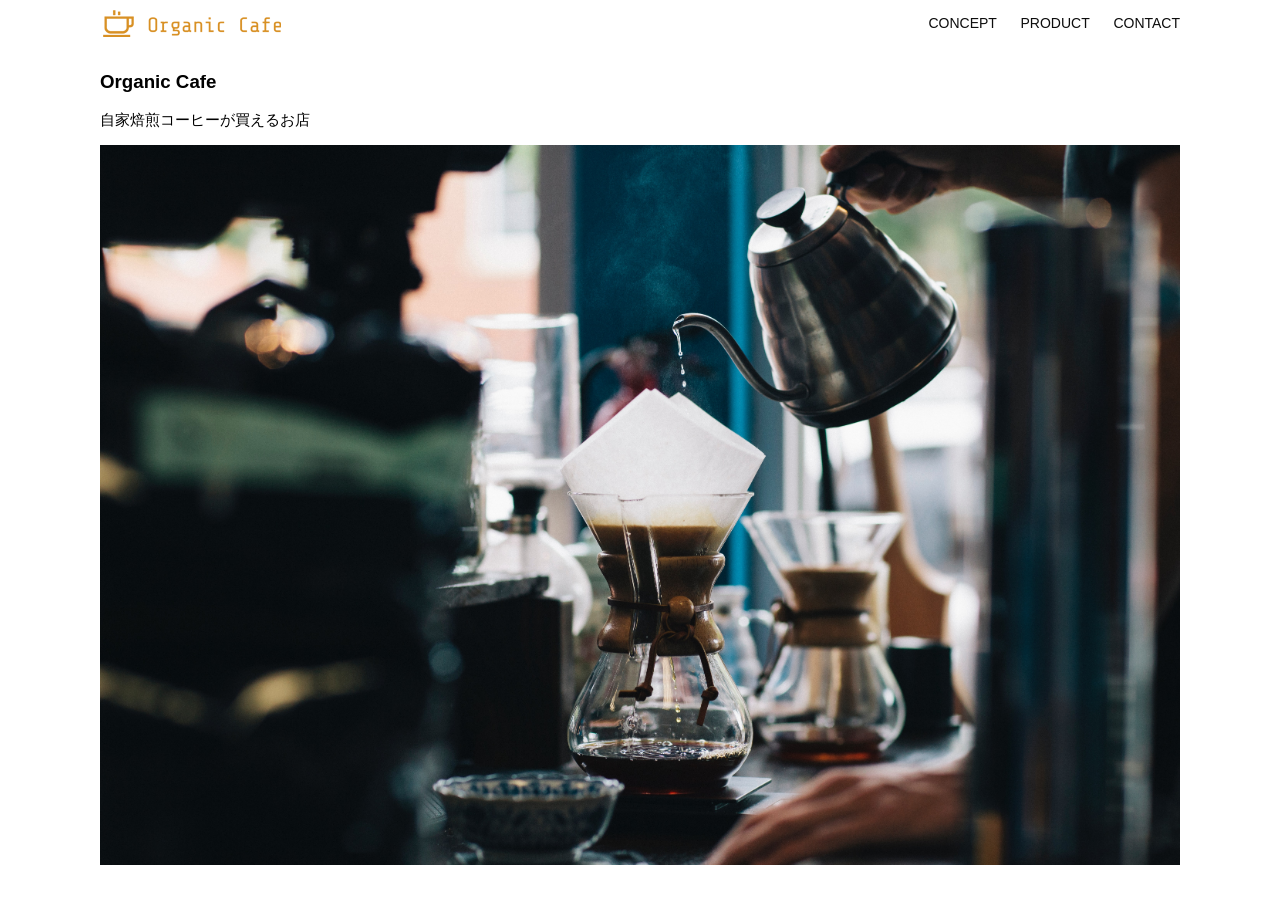
<file: html-css-kadai_013/index.html>
<!DOCTYPE html>
<html>
  <head>
    <title>Organic Cafe</title>
    <meta charset="UTF-8" />
    <meta name="description" content="自家焙煎のコーヒーがお家で楽しめるOrganic Cafe"/>
    <meta name="viewport" content="width=device-width, initial-scale=1.0" />
    <link rel="stylesheet" href="style.css" />
  </head>
  <body>
    <!-- ヘッダー -->
    <header>
      <!-- ロゴ -->
      <a href="index.html" id="logo"><img src="images/logo.png" alt="トップページに戻る"/></a>

      <!-- PC用ナビゲーション -->
      <nav id="nav-pc">
        <a href="index.html#concept">CONCEPT</a>
        <a href="index.html#product">PRODUCT</a>
        <a href="index.html#contact">CONTACT</a>
      </nav>
      
      <img id="menu-sp" src="images/button-menu.png" alt="ナビゲーションを開く" onclick="document.getElementById('nav-sp').style.display = 'block'">

      <nav id="nav-sp">
        <ul>
          <li>
            <img id="close" src="images/button-close.png" alt="ナビゲーションを閉じる" onclick="document.getElementById('nav-sp').style.display = 'none'">
          </li>
          <li>
            <a href="index.html" id="logo-sp" onclick="document.getElementById('nav-sp').style.display = 'none'">
              <img src="images/logo-sp.png" alt="トップページに戻る">
            </a>
          </li>
          <li>
            <a href="index.html#concept" class="menu" onclick="document.getElementById('nav-sp').style.display = 'none'">
              CONCEPT
            </a>
          </li>
          <li>
            <a href="index.html#product" class="menu" onclick="document.getElementById('nav-sp').style.display = 'none'">
              PRODUCT
            </a>
          </li>
          <li>
            <a href="index.html#contact" class="menu" onclick="document.getElementById('nav-sp').style.display = 'none'">
              CONTACT
            </a>
          </li>
        </ul>
      </nav>
    </header>

    <main>
      <article>
        <!-- メインビジュアル -->
        <section id="main-visual">
          <div id="main-message">
            <h1>Organic Cafe</h1>
            <p>自家焙煎コーヒーが買えるお店</p>
          </div>
          <img src="images/main-image.jpg" alt="コーヒーをハンドドリップで淹れる画像"/>
        </section>
      </article>
    </main>
  </body>
</html>
</file>
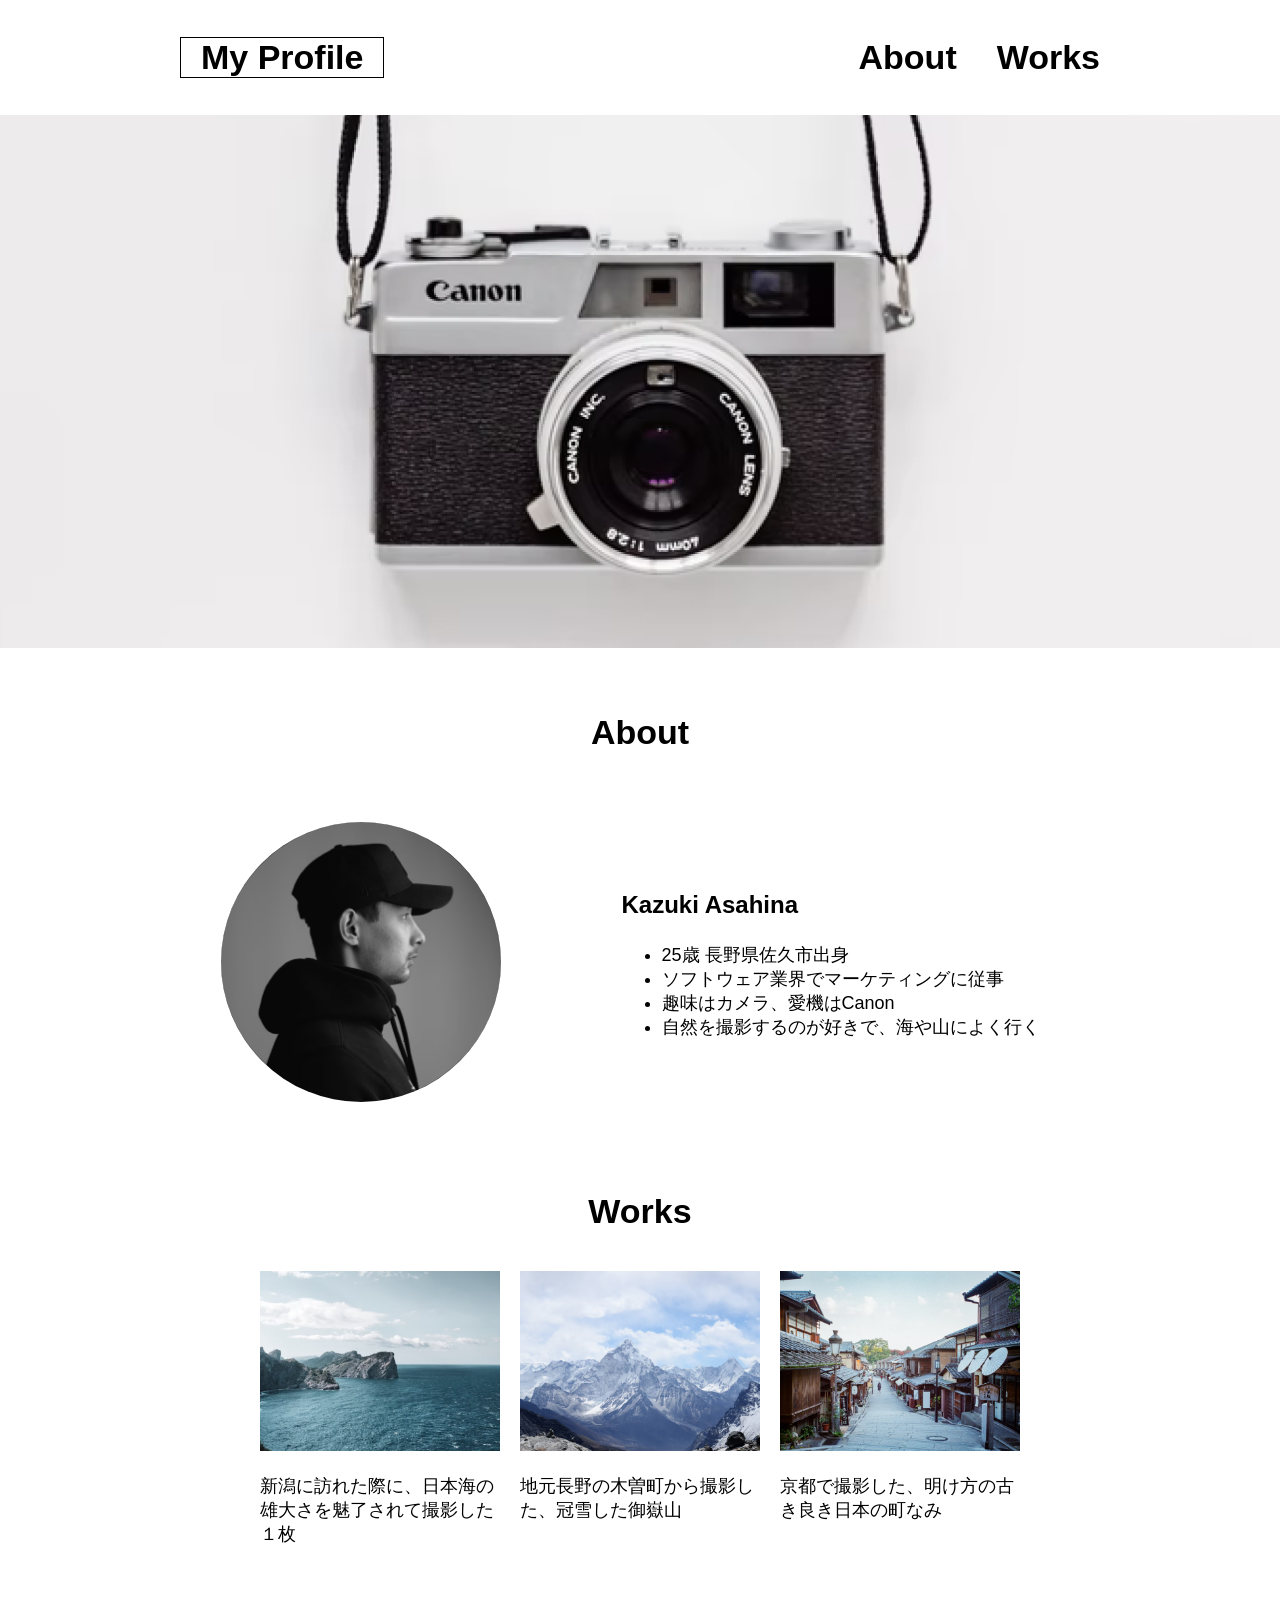
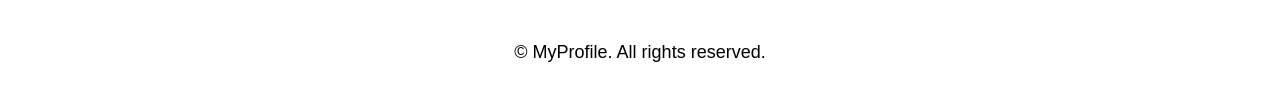
<file: kadai_001/index.html>
<!DOCTYPE html>
<html>

<head>
  <meta charset="UTF-8">
  <meta name="description" content="自己紹介">
  <meta name="viewport" content="width=device-width,initial-scale=1.0">
  <link rel="stylesheet" href="css/style.css">
  <title>My Profile</title>
</head>

<body>
  <header>
    <div class="header">
      <h1>
        <a href="index.html" class="logo">My Profile</a>
      </h1>
      <!--ナビゲーション-->
      <nav>
        <ul class="menu">
          <li>
            <a href="#about">About</a>
          </li>
          <li>
            <a href="#works">Works</a>
          </li>
        </ul>
      </nav>
    </div>
  </header>
  <main>
    <article>
      <div>
        <img src="images/main.png" alt="cameraの写真" class="main-photo">
      </div>
      <section class="About">
        <h2 id="About">About</h2>
        <div class="about-inner">
          <img src="images/about.png" alt="プロフィール写真" class="Profile-photo">
          <div class="content">
            <p class="name">Kazuki Asahina</p>
            <ul>
              <li>25歳 長野県佐久市出身</li>
              <li>ソフトウェア業界でマーケティングに従事</li>
              <li>趣味はカメラ、愛機はCanon</li>
              <li>自然を撮影するのが好きで、海や山によく行く</li>
            </ul>
          </div>
        </div>
      </section>
      <section class="works">
        <h2 id="works">Works</h2>
        <div class="works-inner">
          <div class="item">
            <img src="images/works1.png" alt="日本海">
            <p>新潟に訪れた際に、日本海の雄大さを魅了されて撮影した１枚</p>
          </div>
          <div class="item">
            <img src="images/works2.png" alt="雪山">
            <p>地元長野の木曽町から撮影した、冠雪した御嶽山</p>
          </div>
          <div class="item">
            <img src="images/works3.png" alt="京都の街並み">
            <p>京都で撮影した、明け方の古き良き日本の町なみ</p>
          </div>
        </div>
      </section>
    </article>
  </main>
  <footer>
    <p>© MyProfile. All rights reserved.</p>
  </footer>
</body>

</html>
</file>
<file: html-css-kadai_013/style.css>
/* PC、スマホ共通スタイル */
body {
  font-family: "Source Sans Pro", "Hiragino Kaku Gothic ProN", Meiryo, Arial,
    sans-serif;
}

p {
  font-size: 15px;
}

#main-visual>img {
  width: 100%;
}

/*================
PC用のスタイル 
=================*/
@media screen and (min-width: 768px) {
  /* 横幅設定 */
  body {
    max-width: 1080px;
    min-width: 960px;
    margin: 0 auto 0 auto;
  }

  /* ヘッダー */
  header {
    display: flex;
    justify-content: space-between;
  }

  /* ナビゲーションのレイアウト */
  #nav-pc {
    text-align: right;
    font-size: 14px;
    padding-top: 15px;
  }

  /* ナビゲーションのリンクの装飾設定 */
  #nav-pc>a {
    text-decoration: none;
    margin-left: 20px;
  }

  #nav-pc>a:link {
    color: #0d0d0d;
  }

  #nav-pc>a:visited {
    color: #0d0d0d;
  }

  #nav-pc>a:hover {
    color: #0d0d0d;
    text-decoration: underline;
  }

  #nav-pc>a:active {
    color: #0d0d0d;
  }

  #menu-sp {
    display: none;
  }

  #nav-sp {
    display: none;
  }
}

@media screen and (max-width: 767px) {
  body {
    min-width: 375px;
    margin: 0;
  }

  #nav-pc {
    display: none;
  }

  #menu-sp {
    float: right;
    padding: 0;
  }

#nav-sp {
  background-color: #ce933e;
  position: absolute;
  left: 0;
  top: 0;
  height: 100%;
  width: 100%;
  display: none;
  z-index: 100;
}

#nav-sp ul {
  padding-left: 0;
}

#nav-sp li {
  list-style: none;
}

#close {
  position: absolute;
  top: 20px;
  right: 20px;
}

#logo-sp {
  margin: 80px 0px 30px 20px;
}

#nav-sp a {
  display: block;
}
#nav-sp a:link {
  color: #fff;
}

#nav-sp a:visited {
  color: #fff;
}

#nav-sp a:hover {
  color: #fff;
  text-decoration: underline;
}

#nav-sp a:active {
  color: #fff;
}

#nav-sp .menu {
  text-decoration: none;
  display: block;
  margin: 0 20px;
  height: 44px;
  font-size: 16px;
  background-image: url("images/arrow.png");
  background-repeat: no-repeat;
  background-position: right top;
}
}
</file>
<file: kadai_001/css/style.css>
* {
  box-sizing: border-box;
}

.header {
  display: flex;
  flex-wrap: wrap;
  justify-content: space-between;
  align-items: center;
  margin: 20px auto;
  max-width: 960px;
}

h1 {
  margin: 0 0 0 20px;
  font-size: 34px;
  border: 1px solid black;
  padding: 0px 20px;
}

@media (max-width: 767px) {
  h1 {
    font-size: 28px;
  }
}

body {
  padding: 0px;
  margin: 0px;
  font-family: "Noto Sans JP", sans-serif;
  font-size: 18px;
}

nav .menu {
  display: flex;
  padding-left: 0;
}

nav li {
  margin: 0 20px;
  list-style: none;
}

@media (max-width: 767px) {
  nav li {
    margin: 0 10px;
  }
}

nav a {
  font-size: 34px;
}

@media (max-width: 767px) {
  nav a {
    font-size: 21px;
  }
}

.header a {
  color: black;
  font-weight: bold;
  text-decoration: none;
}

img {
  margin: 0 auto;
  width: 100%;
}

h2 {
  margin: 0;
  padding: 60px 0 40px;
  text-align: center;
  font-size: 34px;
}

@media (max-width: 767px) {
  h2 {
    padding: 30px 0 20px;
    font-size: 28px;
  }
}

.about-inner {
  padding: 10px;
  display: flex;
  flex-wrap: wrap;
  align-items: center;
  margin: 20px auto;
  max-width: 960px;
}

.Profile-photo {
  border-radius: 50%;
  width: 280px;
  height: 280px;
}

.content {
  margin: 0 auto;
  padding: 0 20px;
}

.name {
  font-size: 24px;
  font-weight: bold;
}

.works-inner {
  display: flex;
  flex-wrap: wrap;
  justify-content: center;
  margin: 0 auto;
  max-width: 960px;
}

.item {
  margin: 0 10px;
  padding-bottom: 60px;
  width: 25%;
}

@media (max-width: 767px) {
  .item {
    width: 100%;
    text-align: center;
    padding-bottom: 40px;
  }
}

footer p {
  text-align: center;
  padding-bottom: 20px;
}

p li {
  font-size: 18px;
}
</file>
